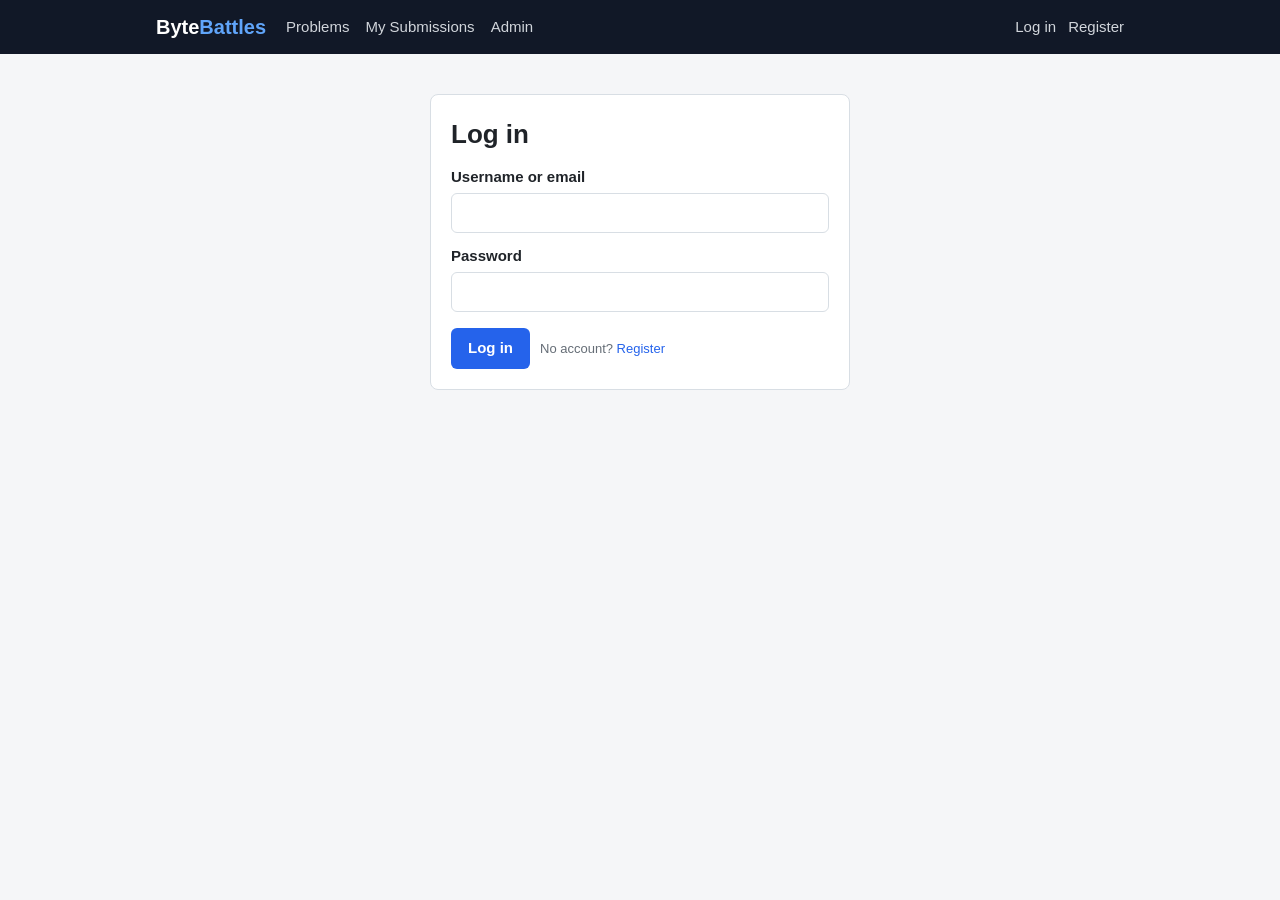
<file: frontend/admin.html>
<!DOCTYPE html>
<html lang="en">
<head>
  <meta charset="UTF-8">
  <meta name="viewport" content="width=device-width, initial-scale=1.0">
  <title>Admin - ByteBattles</title>
  <link rel="stylesheet" href="css/style.css">
</head>
<body>
  <header id="site-header" class="site-header"></header>

  <main>
    <div class="message info">
      Everything on this page needs an <strong>admin</strong> account. If you get "Not enough permissions",
      ask an admin to promote you (or see the Fresher Guide for making the first admin).
    </div>

    <!-- ============ manage problems ============ -->
    <div class="card">
      <div class="row">
        <h2>Problems</h2>
        <span class="spacer"></span>
        <button id="new-problem" class="small">+ New problem</button>
      </div>
      <div id="manage-message"></div>
      <div class="table-wrap">
        <table>
          <thead>
            <tr><th>ID</th><th>Title</th><th>Visible</th><th>Accepted</th><th>Actions</th></tr>
          </thead>
          <tbody id="manage-rows"></tbody>
        </table>
      </div>
    </div>

    <!-- ============ create / edit problem ============ -->
    <div class="card" id="problem-card" hidden>
      <h2 id="problem-form-title">New problem</h2>
      <div id="problem-message"></div>

      <form id="problem-form">
        <div class="grid-2">
          <div>
            <label for="p-id">Problem ID</label>
            <input type="text" id="p-id" required maxlength="6" placeholder="e.g. SUM1">
            <div class="hint">Up to 6 characters. Can't be changed later.</div>
          </div>
          <div>
            <label for="p-title">Title</label>
            <input type="text" id="p-title" required>
          </div>
          <div>
            <label for="p-difficulty">Difficulty</label>
            <select id="p-difficulty">
              <option value="EASY">Easy</option>
              <option value="MEDIUM">Medium</option>
              <option value="HARD">Hard</option>
            </select>
          </div>
          <div>
            <label for="p-tags">Tags</label>
            <input type="text" id="p-tags" required placeholder="math, dp">
            <div class="hint">Comma-separated tag <em>slugs</em>. Each tag must exist - create it below first.</div>
          </div>
          <div>
            <label for="p-time">Time limit (seconds)</label>
            <input type="number" id="p-time" required min="1" value="1">
          </div>
          <div>
            <label for="p-memory">Memory limit (MB)</label>
            <input type="number" id="p-memory" required min="1" value="256">
          </div>
        </div>

        <label for="p-description">Description</label>
        <textarea id="p-description" required></textarea>

        <div class="grid-2">
          <div>
            <label for="p-input">Input format</label>
            <textarea id="p-input" required></textarea>
          </div>
          <div>
            <label for="p-output">Output format</label>
            <textarea id="p-output" required></textarea>
          </div>
        </div>

        <label for="p-constraints">Constraints</label>
        <textarea id="p-constraints" placeholder="1 <= a, b <= 1000"></textarea>
        <div class="hint">One constraint per line.</div>

        <label>Examples (shown to users)</label>
        <div id="samples"></div>
        <button type="button" id="add-sample" class="secondary small">+ Add example</button>

        <label for="p-explanation">Explanation (optional)</label>
        <textarea id="p-explanation"></textarea>

        <div class="grid-2">
          <div>
            <label for="p-source">Source (optional)</label>
            <input type="text" id="p-source">
          </div>
          <div>
            <label class="checkbox"><input type="checkbox" id="p-visibility"> Visible to users</label>
            <div class="hint">Hidden problems are only visible to admins, and nobody can submit to them.</div>
          </div>
        </div>

        <label for="p-editorial">Editorial (optional)</label>
        <textarea id="p-editorial"></textarea>

        <div id="zip-field">
          <label for="p-zip">Testcases (.zip)</label>
          <input type="file" id="p-zip" accept=".zip">
          <div class="hint">
            The folder inside the zip must have the <strong>same name as the zip file</strong>.
            For <code>tests.zip</code>: <code>tests/inputs/1.txt</code> + <code>tests/outputs/1.txt</code>,
            <code>tests/inputs/2.txt</code> + <code>tests/outputs/2.txt</code>, ...
            (matching file names in both folders).
          </div>
        </div>

        <div class="form-actions">
          <button type="submit" id="problem-submit">Create problem</button>
          <button type="button" id="problem-cancel" class="secondary">Cancel</button>
        </div>
      </form>
    </div>

    <div class="grid-2">
      <!-- ============ tags ============ -->
      <div class="card">
        <h2>Create a tag</h2>
        <div id="tag-message"></div>
        <form id="tag-form">
          <label for="tag-name">Name</label>
          <input type="text" id="tag-name" required placeholder="Dynamic Programming">
          <label for="tag-slug">Slug</label>
          <input type="text" id="tag-slug" required placeholder="dynamic-programming" pattern="[a-z0-9]+(-[a-z0-9]+)*" maxlength="50">
          <div class="hint">Lowercase letters, numbers and hyphens. This is what you type in a problem's Tags field.</div>
          <div class="form-actions"><button type="submit">Create tag</button></div>
        </form>
      </div>

      <!-- ============ roles ============ -->
      <div class="card">
        <h2>User roles</h2>
        <div id="role-message"></div>
        <form id="role-form">
          <label for="role-username">Username</label>
          <input type="text" id="role-username" required>
          <label for="role-type">Role</label>
          <select id="role-type">
            <option value="ADMIN">Admin</option>
            <option value="USER">User</option>
          </select>
          <div class="hint">You can't change your own role.</div>
          <div class="form-actions"><button type="submit">Update role</button></div>
        </form>
      </div>
    </div>
  </main>

  <script src="js/api.js"></script>
  <script src="js/common.js"></script>
  <script src="js/pages/admin.js"></script>
</body>
</html>
</file>
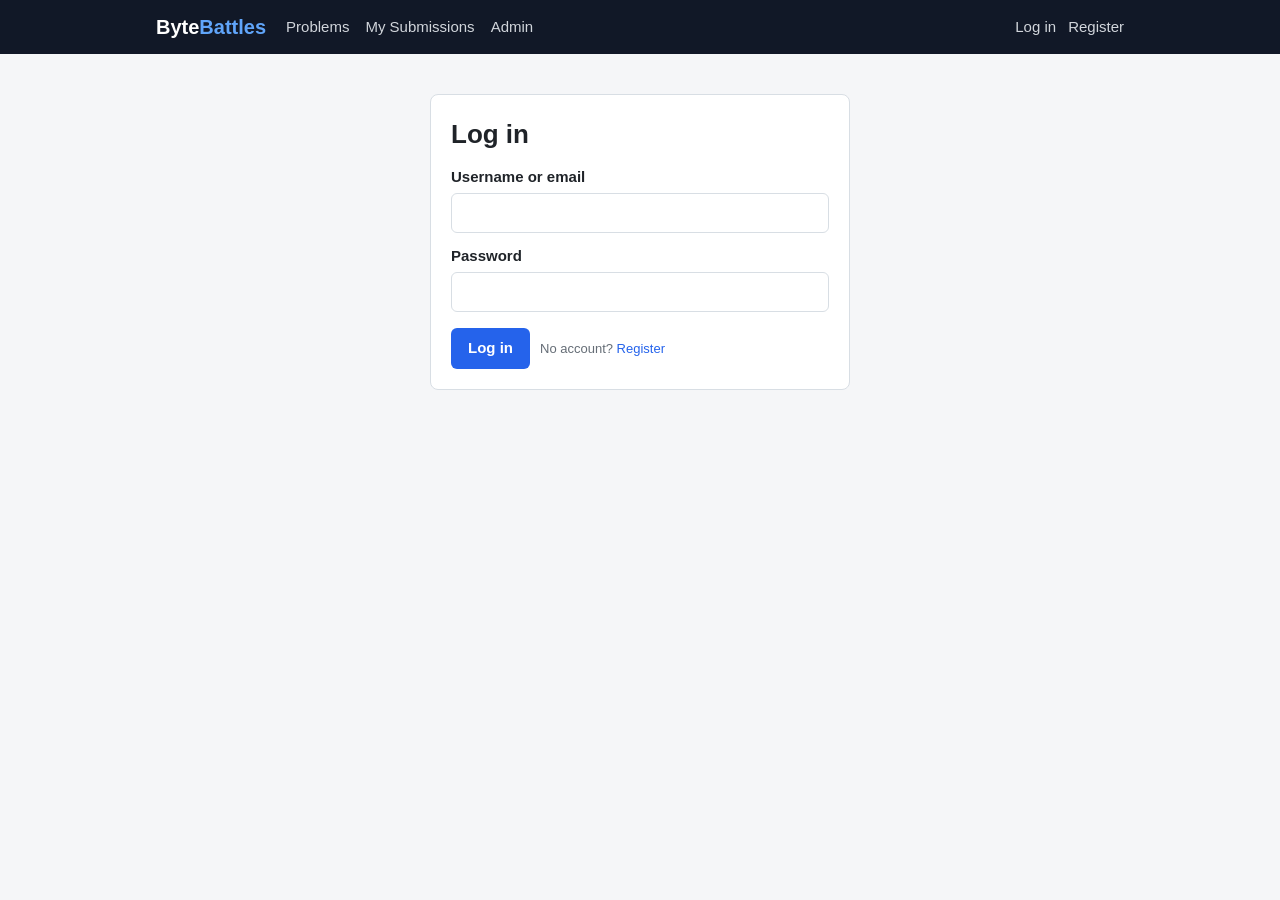
<file: frontend/login.html>
<!DOCTYPE html>
<html lang="en">
<head>
  <meta charset="UTF-8">
  <meta name="viewport" content="width=device-width, initial-scale=1.0">
  <title>Log in - ByteBattles</title>
  <link rel="stylesheet" href="css/style.css">
</head>
<body>
  <header id="site-header" class="site-header"></header>

  <main>
    <div class="card narrow">
      <h1>Log in</h1>
      <div id="message"></div>

      <form id="login-form">
        <label for="username">Username or email</label>
        <input type="text" id="username" autocomplete="username" required>

        <label for="password">Password</label>
        <input type="password" id="password" autocomplete="current-password" required>

        <div class="form-actions">
          <button type="submit" id="submit">Log in</button>
          <span class="muted small">No account? <a href="register.html">Register</a></span>
        </div>
      </form>
    </div>
  </main>

  <script src="js/api.js"></script>
  <script src="js/common.js"></script>
  <script src="js/pages/login.js"></script>
</body>
</html>
</file>
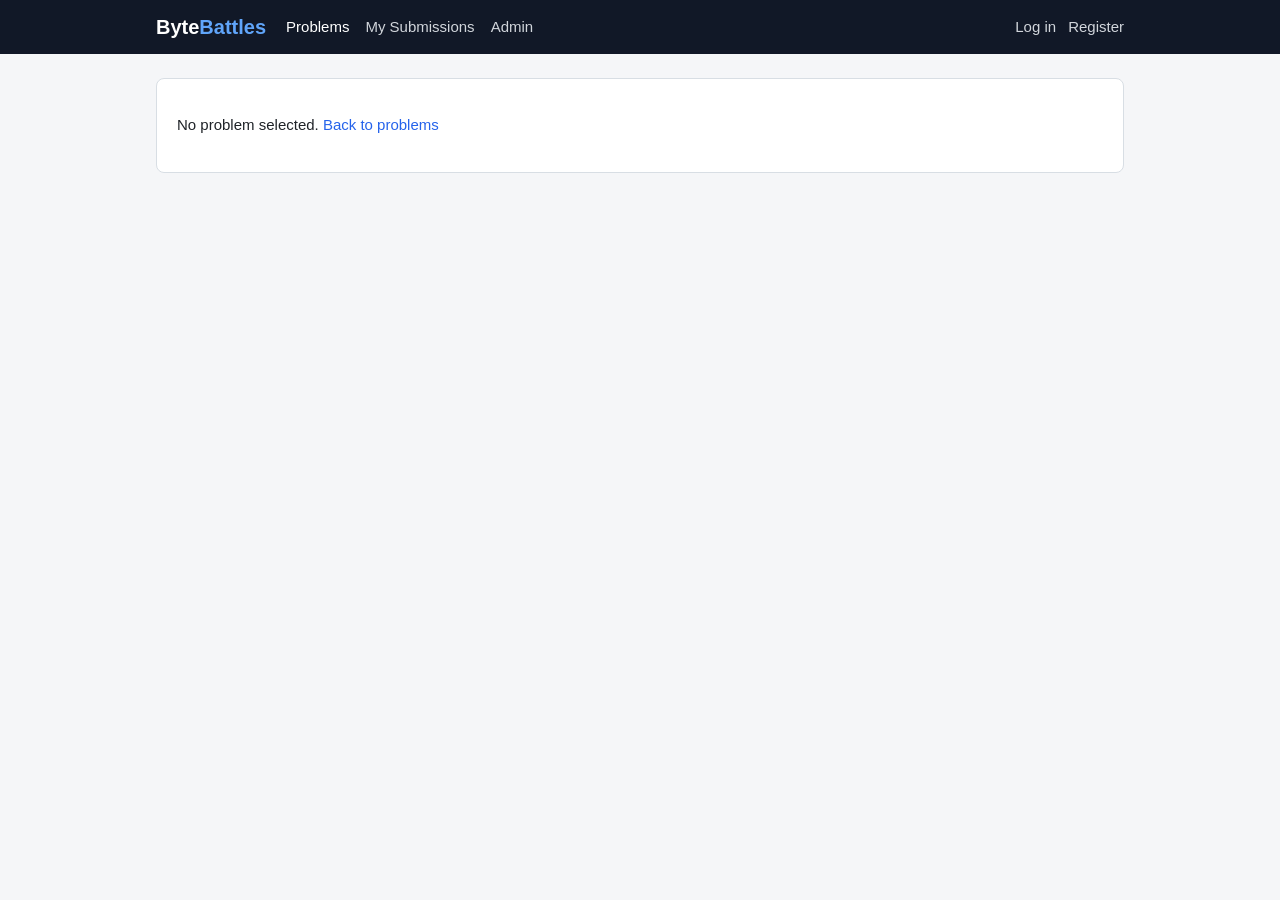
<file: frontend/problem.html>
<!DOCTYPE html>
<html lang="en">
<head>
  <meta charset="UTF-8">
  <meta name="viewport" content="width=device-width, initial-scale=1.0">
  <title>Problem - ByteBattles</title>
  <link rel="stylesheet" href="css/style.css">
</head>
<body>
  <header id="site-header" class="site-header"></header>

  <main>
    <div id="message"></div>

    <!-- Problem statement is filled in by js/pages/problem.js -->
    <div class="card" id="statement">
      <p class="muted">Loading problem...</p>
    </div>

    <div class="card" id="submit-card" hidden>
      <h2>Submit a solution</h2>
      <form id="submit-form">
        <div class="row">
          <label for="language" style="margin:0">Language</label>
          <select id="language" style="width:auto">
            <option value="PY">Python 3</option>
            <option value="CPP">C++ (C++17)</option>
            <option value="C">C</option>
          </select>
          <span class="spacer"></span>
          <button type="button" id="reset-code" class="secondary small">Reset to template</button>
        </div>

        <label for="code">Code</label>
        <textarea id="code" class="code" spellcheck="false" required></textarea>
        <div class="hint">Read from standard input, write to standard output. The Tab key inserts spaces.</div>

        <div class="form-actions">
          <button type="submit" id="submit">Submit</button>
          <span id="login-hint" class="muted small" hidden>You need to <a id="login-link" href="login.html">log in</a> to submit.</span>
        </div>
      </form>

      <div id="result"></div>
    </div>

    <div class="card" id="history-card" hidden>
      <h2>Your submissions for this problem</h2>
      <div class="table-wrap">
        <table>
          <thead>
            <tr><th>#</th><th>When</th><th>Verdict</th><th>Time</th><th>Memory</th></tr>
          </thead>
          <tbody id="history-rows"></tbody>
        </table>
      </div>
    </div>
  </main>

  <script src="js/api.js"></script>
  <script src="js/common.js"></script>
  <script src="js/pages/problem.js"></script>
</body>
</html>
</file>
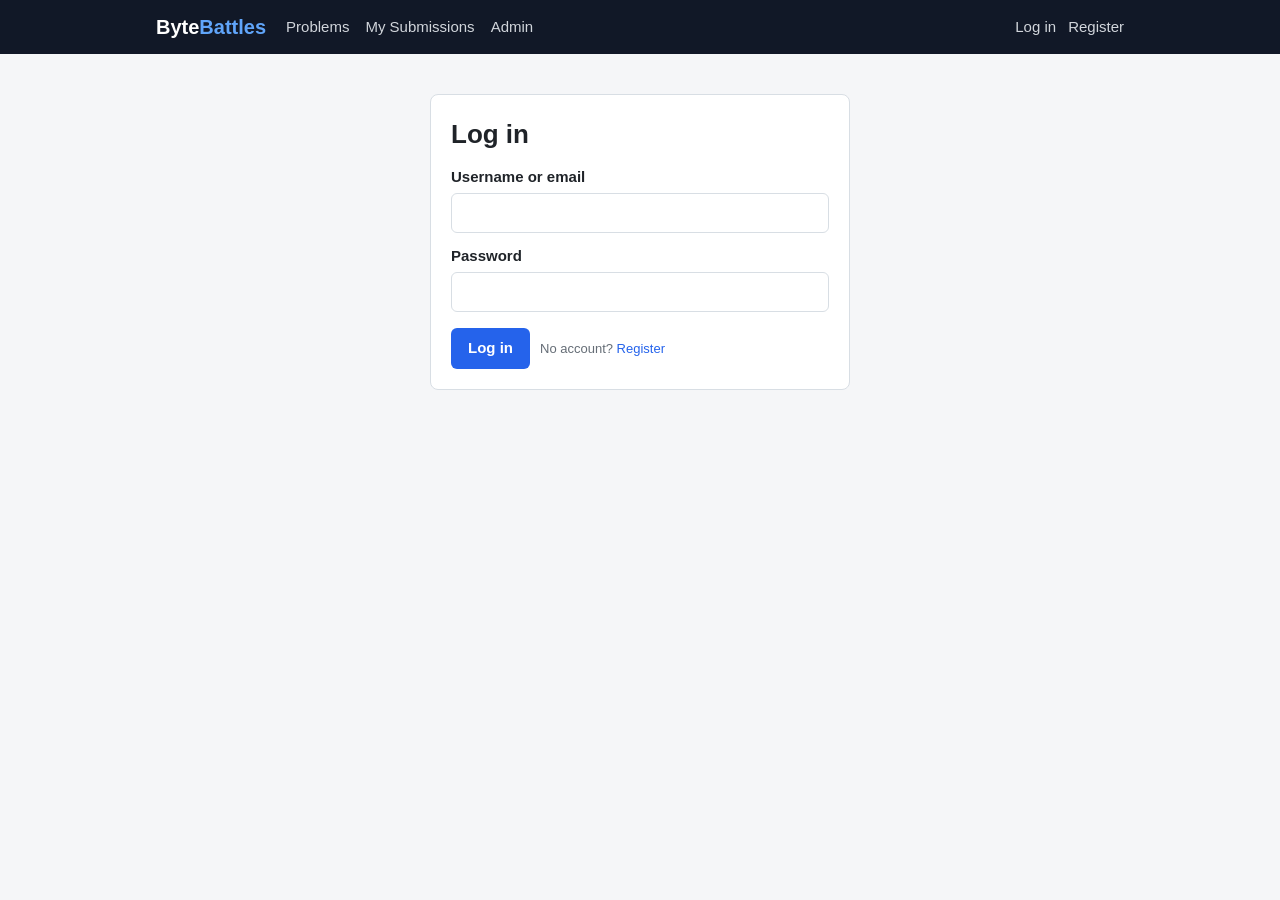
<file: frontend/profile.html>
<!DOCTYPE html>
<html lang="en">
<head>
  <meta charset="UTF-8">
  <meta name="viewport" content="width=device-width, initial-scale=1.0">
  <title>Profile - ByteBattles</title>
  <link rel="stylesheet" href="css/style.css">
</head>
<body>
  <header id="site-header" class="site-header"></header>

  <main>
    <div class="card" id="profile">
      <p class="muted">Loading profile...</p>
    </div>

    <div class="grid-2" id="lists" hidden>
      <div class="card">
        <h2>Solved problems</h2>
        <ul id="solved"></ul>
      </div>
      <div class="card">
        <h2>Recent submissions</h2>
        <div class="table-wrap">
          <table>
            <thead><tr><th>#</th><th>Problem</th><th>Verdict</th></tr></thead>
            <tbody id="recent"></tbody>
          </table>
        </div>
      </div>
    </div>

    <!-- only shown on your own profile -->
    <div class="card" id="settings" hidden>
      <h2>Account settings</h2>
      <p class="muted small">Fill in only what you want to change.</p>
      <div id="settings-message"></div>
      <form id="settings-form">
        <div class="grid-2">
          <div>
            <label for="new-username">New username</label>
            <input type="text" id="new-username" pattern="[A-Za-z0-9_]{3,20}">
          </div>
          <div>
            <label for="new-email">New email</label>
            <input type="email" id="new-email">
          </div>
          <div>
            <label for="new-password">New password</label>
            <input type="password" id="new-password" autocomplete="new-password" minlength="8">
          </div>
          <div>
            <label for="new-conf-password">Confirm new password</label>
            <input type="password" id="new-conf-password" autocomplete="new-password">
          </div>
        </div>
        <div class="form-actions">
          <button type="submit">Save changes</button>
        </div>
      </form>
    </div>
  </main>

  <script src="js/api.js"></script>
  <script src="js/common.js"></script>
  <script src="js/pages/profile.js"></script>
</body>
</html>
</file>
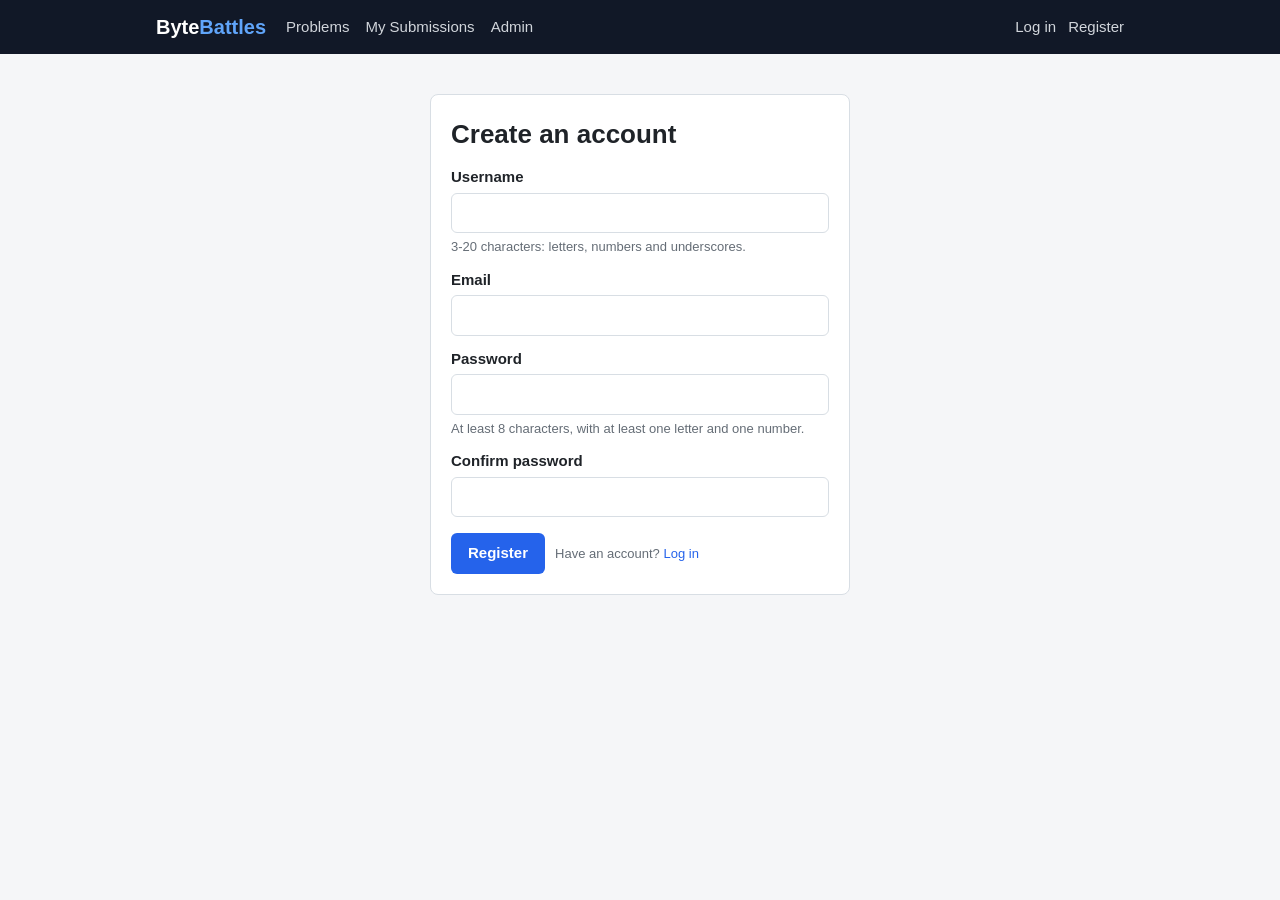
<file: frontend/register.html>
<!DOCTYPE html>
<html lang="en">
<head>
  <meta charset="UTF-8">
  <meta name="viewport" content="width=device-width, initial-scale=1.0">
  <title>Register - ByteBattles</title>
  <link rel="stylesheet" href="css/style.css">
</head>
<body>
  <header id="site-header" class="site-header"></header>

  <main>
    <div class="card narrow">
      <h1>Create an account</h1>
      <div id="message"></div>

      <form id="register-form">
        <label for="username">Username</label>
        <input type="text" id="username" autocomplete="username" required pattern="[A-Za-z0-9_]{3,20}">
        <div class="hint">3-20 characters: letters, numbers and underscores.</div>

        <label for="email">Email</label>
        <input type="email" id="email" autocomplete="email" required>

        <label for="password">Password</label>
        <input type="password" id="password" autocomplete="new-password" required minlength="8">
        <div class="hint">At least 8 characters, with at least one letter and one number.</div>

        <label for="conf_password">Confirm password</label>
        <input type="password" id="conf_password" autocomplete="new-password" required>

        <div class="form-actions">
          <button type="submit" id="submit">Register</button>
          <span class="muted small">Have an account? <a href="login.html">Log in</a></span>
        </div>
      </form>
    </div>
  </main>

  <script src="js/api.js"></script>
  <script src="js/common.js"></script>
  <script src="js/pages/register.js"></script>
</body>
</html>
</file>
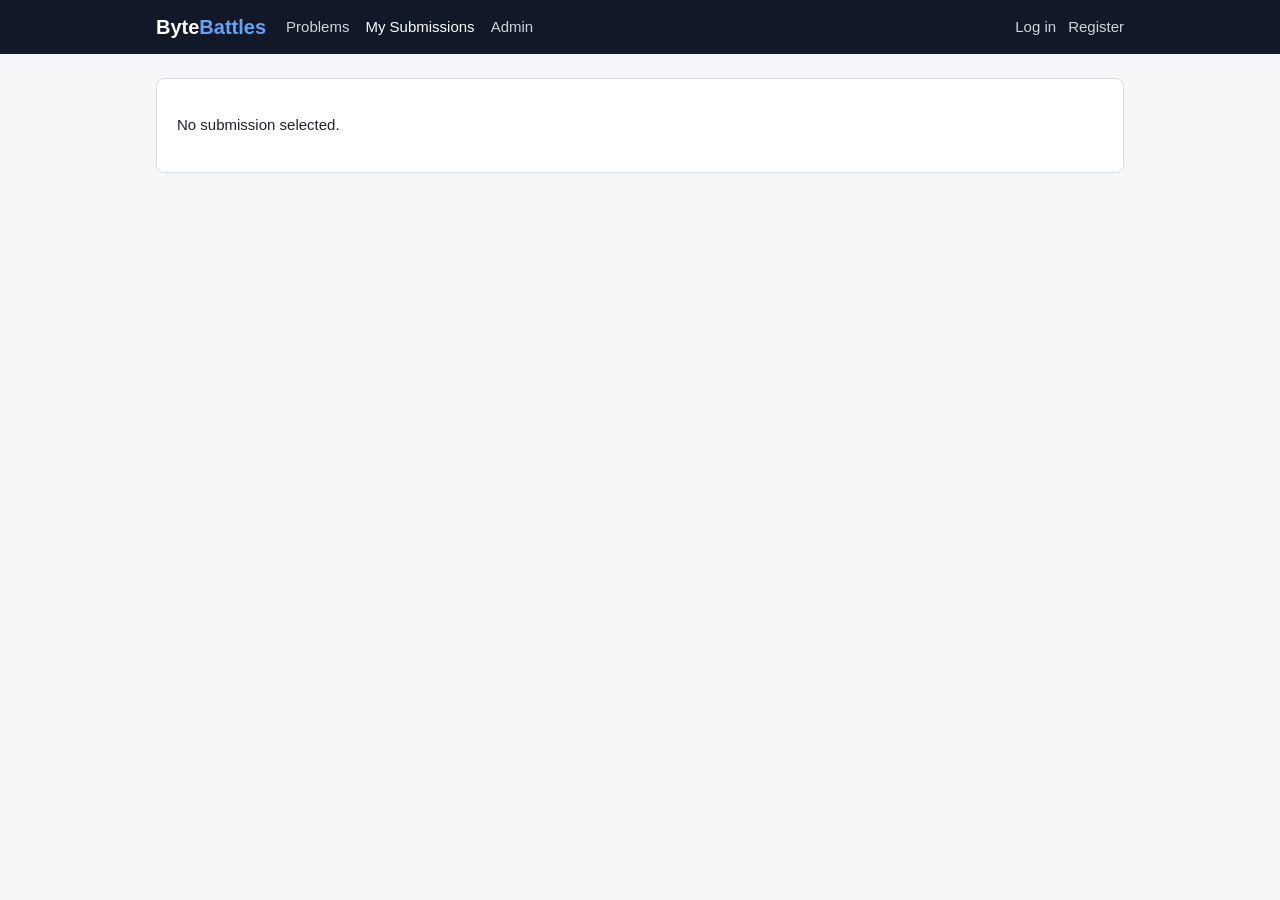
<file: frontend/submission.html>
<!DOCTYPE html>
<html lang="en">
<head>
  <meta charset="UTF-8">
  <meta name="viewport" content="width=device-width, initial-scale=1.0">
  <title>Submission - ByteBattles</title>
  <link rel="stylesheet" href="css/style.css">
</head>
<body>
  <header id="site-header" class="site-header"></header>

  <main>
    <div class="card" id="details">
      <p class="muted">Loading submission...</p>
    </div>
  </main>

  <script src="js/api.js"></script>
  <script src="js/common.js"></script>
  <script src="js/pages/submission.js"></script>
</body>
</html>
</file>
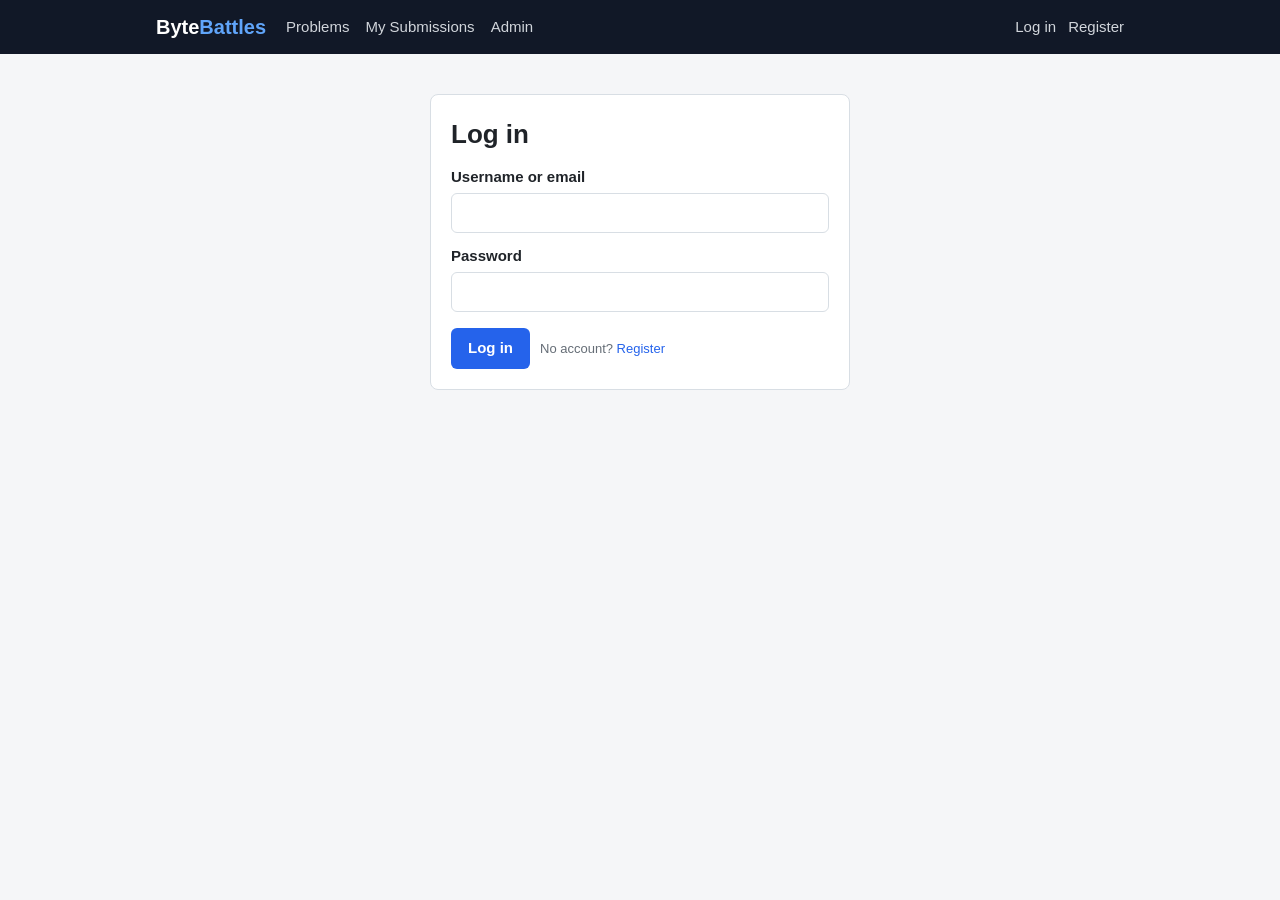
<file: frontend/submissions.html>
<!DOCTYPE html>
<html lang="en">
<head>
  <meta charset="UTF-8">
  <meta name="viewport" content="width=device-width, initial-scale=1.0">
  <title>My Submissions - ByteBattles</title>
  <link rel="stylesheet" href="css/style.css">
</head>
<body>
  <header id="site-header" class="site-header"></header>

  <main>
    <div class="card">
      <div class="row">
        <h1>My Submissions</h1>
        <span class="spacer"></span>
        <label for="problem-filter" class="small muted" style="margin:0">Problem ID</label>
        <input type="text" id="problem-filter" placeholder="all" style="width:120px">
        <button id="filter" class="secondary small">Filter</button>
        <button id="refresh" class="secondary small">Refresh</button>
      </div>

      <div id="message"></div>

      <div class="table-wrap">
        <table>
          <thead>
            <tr><th>#</th><th>When</th><th>Problem</th><th>Verdict</th><th>Time</th><th>Memory</th></tr>
          </thead>
          <tbody id="rows"></tbody>
        </table>
      </div>

      <div class="pagination">
        <button id="prev" class="secondary small">&larr; Prev</button>
        <span id="page-label" class="muted small"></span>
        <button id="next" class="secondary small">Next &rarr;</button>
      </div>
    </div>
  </main>

  <script src="js/api.js"></script>
  <script src="js/common.js"></script>
  <script src="js/pages/submissions.js"></script>
</body>
</html>
</file>
<file: frontend/css/style.css>
/* ByteBattles - plain CSS, no frameworks */

:root {
  --bg: #f5f6f8;
  --card: #ffffff;
  --text: #1f2328;
  --muted: #656d76;
  --border: #d8dee4;
  --primary: #2563eb;
  --primary-dark: #1d4ed8;
  --danger: #dc2626;
  --success: #16a34a;
  --warning: #d97706;
  --code-bg: #0f172a;
  --code-text: #e2e8f0;
  --radius: 8px;
}

* {
  box-sizing: border-box;
}

/* the hidden attribute must win over any display rule below */
[hidden] {
  display: none !important;
}

body {
  margin: 0;
  font-family: -apple-system, BlinkMacSystemFont, "Segoe UI", Roboto, Helvetica, Arial, sans-serif;
  font-size: 15px;
  line-height: 1.5;
  color: var(--text);
  background: var(--bg);
}

a {
  color: var(--primary);
  text-decoration: none;
}

a:hover {
  text-decoration: underline;
}

/* ---------- header / nav ---------- */

.site-header {
  background: #111827;
  color: #fff;
}

.site-header .inner {
  max-width: 1000px;
  margin: 0 auto;
  padding: 12px 16px;
  display: flex;
  align-items: center;
  gap: 20px;
  flex-wrap: wrap;
}

.logo {
  font-weight: 700;
  font-size: 20px;
  color: #fff;
}

.logo span {
  color: #60a5fa;
}

.nav-links {
  display: flex;
  gap: 16px;
  flex: 1;
  flex-wrap: wrap;
}

.nav-links a,
.nav-user a {
  color: #d1d5db;
}

.nav-links a.active,
.nav-links a:hover,
.nav-user a:hover {
  color: #fff;
  text-decoration: none;
}

.nav-user {
  display: flex;
  gap: 12px;
  align-items: center;
  color: #d1d5db;
}

.link-button {
  background: none;
  border: none;
  color: #d1d5db;
  cursor: pointer;
  font: inherit;
  padding: 0;
}

.link-button:hover {
  color: #fff;
}

/* ---------- layout ---------- */

main {
  max-width: 1000px;
  margin: 24px auto;
  padding: 0 16px;
}

.card {
  background: var(--card);
  border: 1px solid var(--border);
  border-radius: var(--radius);
  padding: 20px;
  margin-bottom: 20px;
}

.card.narrow {
  max-width: 420px;
  margin: 40px auto;
}

h1 {
  font-size: 26px;
  margin: 0 0 12px;
}

h2 {
  font-size: 19px;
  margin: 0 0 12px;
}

h3 {
  font-size: 16px;
  margin: 18px 0 8px;
}

.muted {
  color: var(--muted);
}

.small {
  font-size: 13px;
}

.row {
  display: flex;
  gap: 12px;
  align-items: center;
  flex-wrap: wrap;
}

.spacer {
  flex: 1;
}

.grid-2 {
  display: grid;
  grid-template-columns: 1fr 1fr;
  gap: 16px;
}

@media (max-width: 700px) {
  .grid-2 {
    grid-template-columns: 1fr;
  }
}

.pre-wrap {
  white-space: pre-wrap;
}

/* ---------- forms ---------- */

label {
  display: block;
  font-weight: 600;
  margin: 12px 0 4px;
}

input[type="text"],
input[type="email"],
input[type="password"],
input[type="number"],
select,
textarea {
  width: 100%;
  padding: 8px 10px;
  border: 1px solid var(--border);
  border-radius: 6px;
  font: inherit;
  background: #fff;
}

input:focus,
select:focus,
textarea:focus {
  outline: 2px solid #93c5fd;
  border-color: var(--primary);
}

textarea {
  min-height: 80px;
  resize: vertical;
}

textarea.code {
  font-family: "SFMono-Regular", Menlo, Consolas, monospace;
  font-size: 14px;
  min-height: 280px;
  tab-size: 4;
}

.checkbox {
  display: flex;
  align-items: center;
  gap: 8px;
  font-weight: 600;
  margin-top: 12px;
}

.hint {
  font-size: 13px;
  color: var(--muted);
  margin-top: 4px;
}

button,
.button {
  display: inline-block;
  padding: 8px 16px;
  border: 1px solid transparent;
  border-radius: 6px;
  background: var(--primary);
  color: #fff;
  font: inherit;
  font-weight: 600;
  cursor: pointer;
}

button:hover,
.button:hover {
  background: var(--primary-dark);
  text-decoration: none;
}

button:disabled {
  opacity: 0.6;
  cursor: not-allowed;
}

button.secondary {
  background: #fff;
  color: var(--text);
  border-color: var(--border);
}

button.secondary:hover {
  background: #f3f4f6;
}

button.danger {
  background: var(--danger);
}

button.danger:hover {
  background: #b91c1c;
}

button.small {
  padding: 4px 10px;
  font-size: 13px;
}

.form-actions {
  margin-top: 16px;
  display: flex;
  gap: 10px;
  align-items: center;
}

/* ---------- messages ---------- */

.message {
  padding: 10px 14px;
  border-radius: 6px;
  margin: 12px 0;
  border: 1px solid;
}

.message.error {
  background: #fef2f2;
  border-color: #fecaca;
  color: #991b1b;
}

.message.success {
  background: #f0fdf4;
  border-color: #bbf7d0;
  color: #166534;
}

.message.info {
  background: #eff6ff;
  border-color: #bfdbfe;
  color: #1e40af;
}

/* ---------- tables ---------- */

.table-wrap {
  overflow-x: auto;
}

table {
  width: 100%;
  border-collapse: collapse;
}

th,
td {
  text-align: left;
  padding: 10px 8px;
  border-bottom: 1px solid var(--border);
  vertical-align: top;
}

th {
  font-size: 13px;
  color: var(--muted);
  text-transform: uppercase;
  letter-spacing: 0.03em;
}

tr:last-child td {
  border-bottom: none;
}

/* ---------- badges ---------- */

.badge {
  display: inline-block;
  padding: 2px 8px;
  border-radius: 999px;
  font-size: 12px;
  font-weight: 700;
  background: #e5e7eb;
  color: #374151;
  white-space: nowrap;
}

.badge.EASY { background: #dcfce7; color: #166534; }
.badge.MEDIUM { background: #fef3c7; color: #92400e; }
.badge.HARD { background: #fee2e2; color: #991b1b; }

.tag {
  display: inline-block;
  padding: 1px 8px;
  margin: 0 4px 4px 0;
  border-radius: 4px;
  background: #eef2ff;
  color: #3730a3;
  font-size: 12px;
}

/* verdict colours */
.verdict { font-weight: 700; white-space: nowrap; }
.verdict.AC { color: var(--success); }
.verdict.WA,
.verdict.RE,
.verdict.CE { color: var(--danger); }
.verdict.TLE,
.verdict.MLE { color: var(--warning); }
.verdict.PD,
.verdict.SKP { color: var(--muted); }

.verdict-box {
  border-radius: var(--radius);
  padding: 16px;
  border: 1px solid var(--border);
  background: #f9fafb;
  margin-top: 16px;
}

.verdict-box .verdict {
  font-size: 20px;
}

/* ---------- code blocks ---------- */

pre {
  background: var(--code-bg);
  color: var(--code-text);
  padding: 12px 14px;
  border-radius: 6px;
  overflow-x: auto;
  font-family: "SFMono-Regular", Menlo, Consolas, monospace;
  font-size: 13px;
  margin: 6px 0;
}

.stats {
  display: flex;
  gap: 24px;
  flex-wrap: wrap;
  margin: 8px 0;
}

.stats div span {
  display: block;
  font-size: 12px;
  color: var(--muted);
  text-transform: uppercase;
}

.pagination {
  display: flex;
  gap: 10px;
  align-items: center;
  justify-content: flex-end;
  margin-top: 12px;
}

.spinner {
  display: inline-block;
  width: 14px;
  height: 14px;
  border: 2px solid #cbd5e1;
  border-top-color: var(--primary);
  border-radius: 50%;
  animation: spin 0.8s linear infinite;
  vertical-align: middle;
  margin-right: 6px;
}

@keyframes spin {
  to { transform: rotate(360deg); }
}

footer {
  text-align: center;
  color: var(--muted);
  font-size: 13px;
  padding: 24px 16px;
}
</file>
